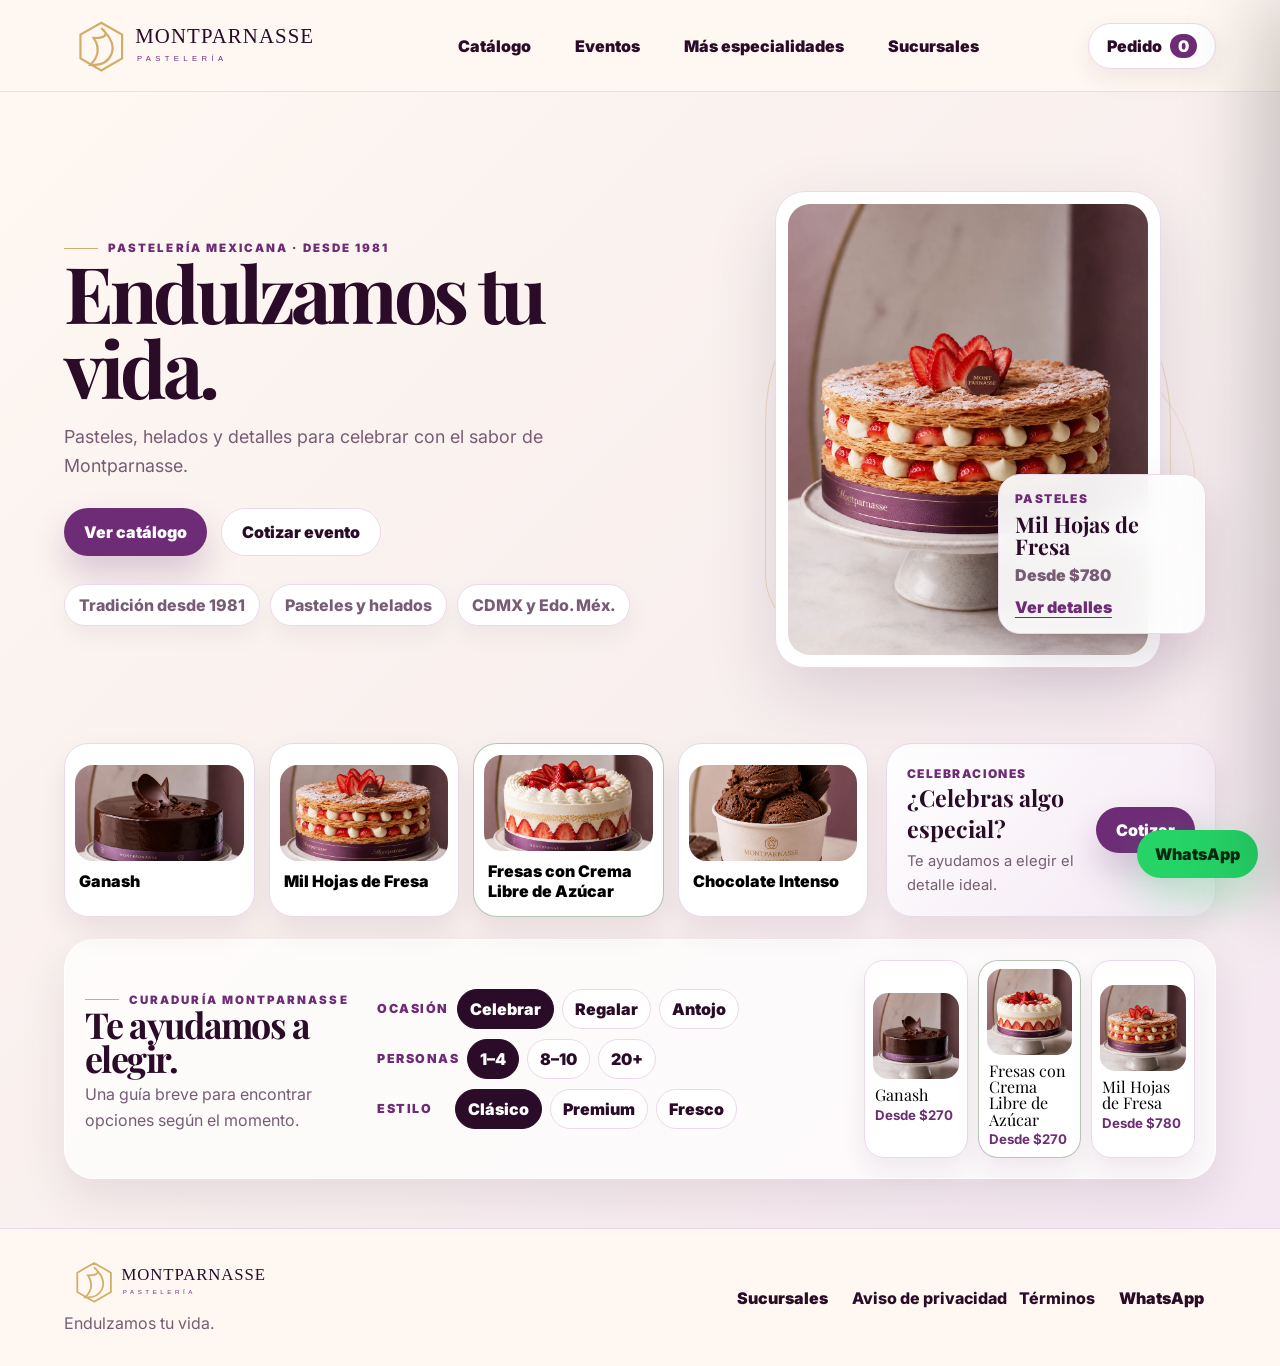
<file: index.html>
<!doctype html>
<html lang="es-MX">
<head>
  <meta charset="utf-8">
  <meta name="viewport" content="width=device-width, initial-scale=1">
  <title>Montparnasse Pastelería | Catálogo, helados y celebraciones</title>
  <meta name="description" content="Montparnasse Pastelería: pasteles, helados, línea libre de azúcar, regalos, sucursales y cotización de eventos por WhatsApp.">
  <meta name="theme-color" content="#6e2c76">
  <link rel="preconnect" href="https://fonts.googleapis.com">
  <link rel="preconnect" href="https://fonts.gstatic.com" crossorigin>
  <link href="https://fonts.googleapis.com/css2?family=Inter:wght@400;500;600;700;800;900&family=Playfair+Display:wght@600;700;800&display=swap" rel="stylesheet">
  <link rel="stylesheet" href="styles.css">
</head>
<body>
  <header class="site-header">
    <button class="brand" type="button" data-view="home" aria-label="Inicio Montparnasse">
      <img src="assets/brand/montparnasse-wordmark.svg" alt="Montparnasse Pastelería">
    </button>
    <nav class="site-nav" id="siteNav" aria-label="Navegación principal">
      <button data-view="catalog" data-category="favoritos">Catálogo</button>
      <button data-view="events">Eventos</button>
      <button data-view="more">Más especialidades</button>
      <button data-view="locations">Sucursales</button>
    </nav>
    <div class="header-actions">
      <button class="cart-button" type="button" data-action="cart">Pedido <span class="cart-count">0</span></button>
      <button class="menu-toggle" id="menuToggle" type="button" aria-label="Abrir menú">☰</button>
    </div>
  </header>

  <main class="app-shell">
    <section class="app-view home-view active" data-view="home">
      <div class="home-grid">
        <div class="hero-copy">
          <span class="eyebrow">Pastelería mexicana · desde 1981</span>
          <h1>Endulzamos tu vida.</h1>
          <p>Pasteles, helados y detalles para celebrar con el sabor de Montparnasse.</p>
          <div class="hero-actions">
            <button class="btn btn-primary" data-view="catalog" data-category="favoritos">Ver catálogo</button>
            <button class="btn btn-secondary" data-view="events">Cotizar evento</button>
          </div>
          <div class="brand-points">
            <span>Tradición desde 1981</span>
            <span>Pasteles y helados</span>
            <span>CDMX y Edo. Méx.</span>
          </div>
        </div>
        <div class="hero-visual" id="heroVisual">
          <div class="gold-arc"></div>
          <div class="hero-orbit hero-orbit-1"></div>
          <div class="hero-products" id="heroProducts"></div>
          <div class="floating-note" id="heroFloatingNote"></div>
        </div>
      </div>
      <div class="home-bottom">
        <div class="home-favorites" id="homeFavorites"></div>
        <div class="mini-atelier-card">
          <div>
            <span>Celebraciones</span>
            <strong>¿Celebras algo especial?</strong>
            <p>Te ayudamos a elegir el detalle ideal.</p>
          </div>
          <button class="btn btn-primary" data-view="events">Cotizar</button>
        </div>
      </div>
      <section class="curation-module" aria-label="Curaduría Montparnasse">
        <div class="curation-copy">
          <span class="eyebrow">Curaduría Montparnasse</span>
          <h2>Te ayudamos a elegir.</h2>
          <p>Una guía breve para encontrar opciones según el momento.</p>
        </div>
        <div class="curation-controls">
          <div class="curation-step" data-curation-group="occasion">
            <span>Ocasión</span>
            <button class="active" data-curation="occasion" data-value="celebrar">Celebrar</button>
            <button data-curation="occasion" data-value="regalar">Regalar</button>
            <button data-curation="occasion" data-value="antojo">Antojo</button>
          </div>
          <div class="curation-step" data-curation-group="people">
            <span>Personas</span>
            <button class="active" data-curation="people" data-value="1-4">1–4</button>
            <button data-curation="people" data-value="8-10">8–10</button>
            <button data-curation="people" data-value="20+">20+</button>
          </div>
          <div class="curation-step" data-curation-group="style">
            <span>Estilo</span>
            <button class="active" data-curation="style" data-value="clasico">Clásico</button>
            <button data-curation="style" data-value="premium">Premium</button>
            <button data-curation="style" data-value="fresco">Fresco</button>
          </div>
        </div>
        <div class="curation-results" id="curationResults"></div>
      </section>
    </section>

    <section class="app-view catalog-view" data-view="catalog">
      <div class="view-head compact-head">
        <div>
          <span class="eyebrow">Catálogo digital</span>
          <h1>Elige por categoría.</h1>
        </div>
        <p>Favoritos al frente y colecciones que cambian en el mismo espacio.</p>
      </div>
      <div class="catalog-shell">
        <div class="category-tabs" id="categoryTabs"></div>
        <div class="catalog-stage" id="catalogStage">
          <div class="catalog-stage-head">
            <div class="catalog-stage-copy" id="catalogStageCopy"></div>
            <div class="carousel-controls">
              <button class="circle-btn" type="button" aria-label="Anterior" onclick="scrollTrack('categoryShowcase',-1)">‹</button>
              <button class="circle-btn" type="button" aria-label="Siguiente" onclick="scrollTrack('categoryShowcase',1)">›</button>
            </div>
          </div>
          <div class="catalog-stage-track">
            <div class="product-track showcase-track" id="categoryShowcase"></div>
          </div>
        </div>
      </div>
    </section>

    <section class="app-view events-view" data-view="events">
      <div class="events-shell">
        <aside class="events-copy">
          <span class="eyebrow">Eventos</span>
          <h1>Celebra con Montparnasse.</h1>
          <p>Cuéntanos la ocasión y te ayudamos a elegir.</p>
          <div class="event-highlights"><span>Cumpleaños</span><span>Regalos</span><span>Mesa dulce</span><span>Reuniones</span></div>
          <div class="atelier-strip">
            <img src="assets/products/fresas-con-crema.webp" alt="Celebración Montparnasse" loading="lazy">
            <div>
              <strong>¿Celebras algo especial?</strong>
              <p>Recibe una recomendación por ocasión y número de personas.</p>
              <button class="text-link" type="button" onclick="openAtelier()">Ver recomendaciones</button>
            </div>
          </div>
        </aside>
        <form class="event-form" id="eventForm">
          <label>Tipo de evento <select name="evento" required><option>Cumpleaños</option><option>Reunión familiar</option><option>Evento empresarial</option><option>Regalo especial</option><option>Otro</option></select></label>
          <label>Fecha <input name="fecha" type="date" required></label>
          <label>Número de personas <input name="personas" type="number" min="1" placeholder="Ej. 40" required></label>
          <label>Producto deseado <input name="producto" placeholder="Ej. pastel + gelatina + galletas" required></label>
          <label>Zona <input name="zona" placeholder="Alcaldía, municipio o zona de entrega" required></label>
          <label>Comentarios <textarea name="comentarios" rows="3" placeholder="Sabor, ocasión o mensaje especial"></textarea></label>
          <button class="btn btn-primary" type="submit">Cotizar por WhatsApp</button>
          <p class="form-success" id="eventSuccess">Listo, se abrió WhatsApp con tu solicitud.</p>
        </form>
      </div>
    </section>

    <section class="app-view more-view" data-view="more">
      <div class="view-head">
        <span class="eyebrow">Más especialidades</span>
        <h1>Otras creaciones para consultar.</h1>
        <p>También puedes preguntar por productos de temporada, tartaletas, gelatinas y detalles especiales.</p>
      </div>
      <div class="more-grid" id="moreSpecialtiesGrid"></div>
    </section>

    <section class="app-view locations-view" data-view="locations">
      <div class="view-head compact-head">
        <div>
          <span class="eyebrow">Sucursales</span>
          <h1>Sucursales Montparnasse</h1>
        </div>
        <p>Encuentra tu punto más cercano en CDMX y Estado de México.</p>
      </div>
      <div class="locations-layout">
        <div class="map-card">
          <div class="custom-map" id="customMap" role="img" aria-label="Mapa visual de sucursales Montparnasse en CDMX y Estado de México">
            <div class="map-glow map-glow-a"></div>
            <div class="map-glow map-glow-b"></div>
            <svg class="map-lines" viewBox="0 0 1000 760" aria-hidden="true">
              <path d="M46 590 C180 510 235 430 330 452 C430 475 465 326 590 326 C722 326 780 242 940 192" />
              <path d="M95 245 C270 274 355 178 492 222 C594 255 680 170 840 112" />
              <path d="M170 690 C250 575 310 535 430 552 C548 568 628 500 745 523 C835 540 890 482 963 435" />
              <path d="M210 96 C250 236 240 366 315 485 C390 605 486 652 614 698" />
              <path d="M510 78 C550 200 520 302 588 410 C650 510 700 590 720 705" />
              <path d="M738 84 C705 188 722 288 770 390 C825 505 850 585 850 708" />
              <circle cx="475" cy="390" r="150" />
              <circle cx="475" cy="390" r="260" />
            </svg>
            <div class="map-pins" id="mapPins"></div>
          </div>
        </div>
        <div class="locations-grid" id="locationsGrid"></div>
      </div>
    </section>
  </main>

  <footer class="footer">
    <div><img src="assets/brand/montparnasse-wordmark.svg" alt="Montparnasse Pastelería"><p>Endulzamos tu vida.</p></div>
    <nav><button data-view="locations">Sucursales</button><a href="aviso-privacidad.html">Aviso de privacidad</a><a href="terminos.html">Términos</a><button onclick="openWhatsApp('Hola, quiero información de Montparnasse Pastelería.')">WhatsApp</button></nav>
  </footer>

  <dialog class="product-modal" id="productModal"><button class="modal-close" onclick="closeProduct()" aria-label="Cerrar">×</button><div id="modalBody"></div></dialog>
  <dialog class="product-modal atelier-modal" id="atelierModal">
    <button class="modal-close" onclick="closeAtelier()" aria-label="Cerrar">×</button>
    <div class="modal-grid">
      <div class="modal-image"><img src="assets/products/fresas-con-crema.webp" alt="Cotizar celebración Montparnasse"></div>
      <div class="modal-copy">
        <span class="eyebrow">Cotiza tu celebración</span>
        <h2>Cuéntanos qué quieres celebrar.</h2>
        <p>Armamos una recomendación según fecha, personas y zona.</p>
        <form class="event-form modal-form" id="atelierForm">
          <label>Tipo de celebración <select name="evento" required><option>Cumpleaños</option><option>Regalo especial</option><option>Reunión familiar</option><option>Evento empresarial</option><option>Otro</option></select></label>
          <label>Fecha <input name="fecha" type="date" required></label>
          <label>Número de personas <input name="personas" type="number" min="1" placeholder="Ej. 12" required></label>
          <label>Producto deseado <input name="producto" placeholder="Pastel, helado, gelatina o detalle" required></label>
          <label>Zona <input name="zona" placeholder="CDMX, Edo. Méx. o sucursal" required></label>
          <label>Comentarios <textarea name="comentarios" rows="3" placeholder="Sabor, dedicatoria o preferencia"></textarea></label>
          <button class="btn btn-primary" type="submit">Cotizar por WhatsApp</button>
        </form>
      </div>
    </div>
  </dialog>
  <div class="backdrop" id="backdrop"></div>
  <aside class="cart-drawer" id="cartDrawer">
    <div class="cart-head"><div><span>Tu selección</span><h2>Pedido Montparnasse</h2></div><button id="closeCart" aria-label="Cerrar carrito">×</button></div>
    <div class="cart-items" id="cartItems"></div>
    <div class="cart-summary"><div><span>Total estimado</span><strong id="cartTotal">$0</strong></div><p>El equipo confirmará disponibilidad, total final y forma de pago.</p><button class="btn btn-primary" id="whatsappCheckout">Finalizar por WhatsApp</button></div>
  </aside>
  <button class="floating-whatsapp" onclick="openWhatsApp('Hola, quiero hacer un pedido en Montparnasse Pastelería.')">WhatsApp</button>
  <script src="script.js"></script>
</body>
</html>
</file>
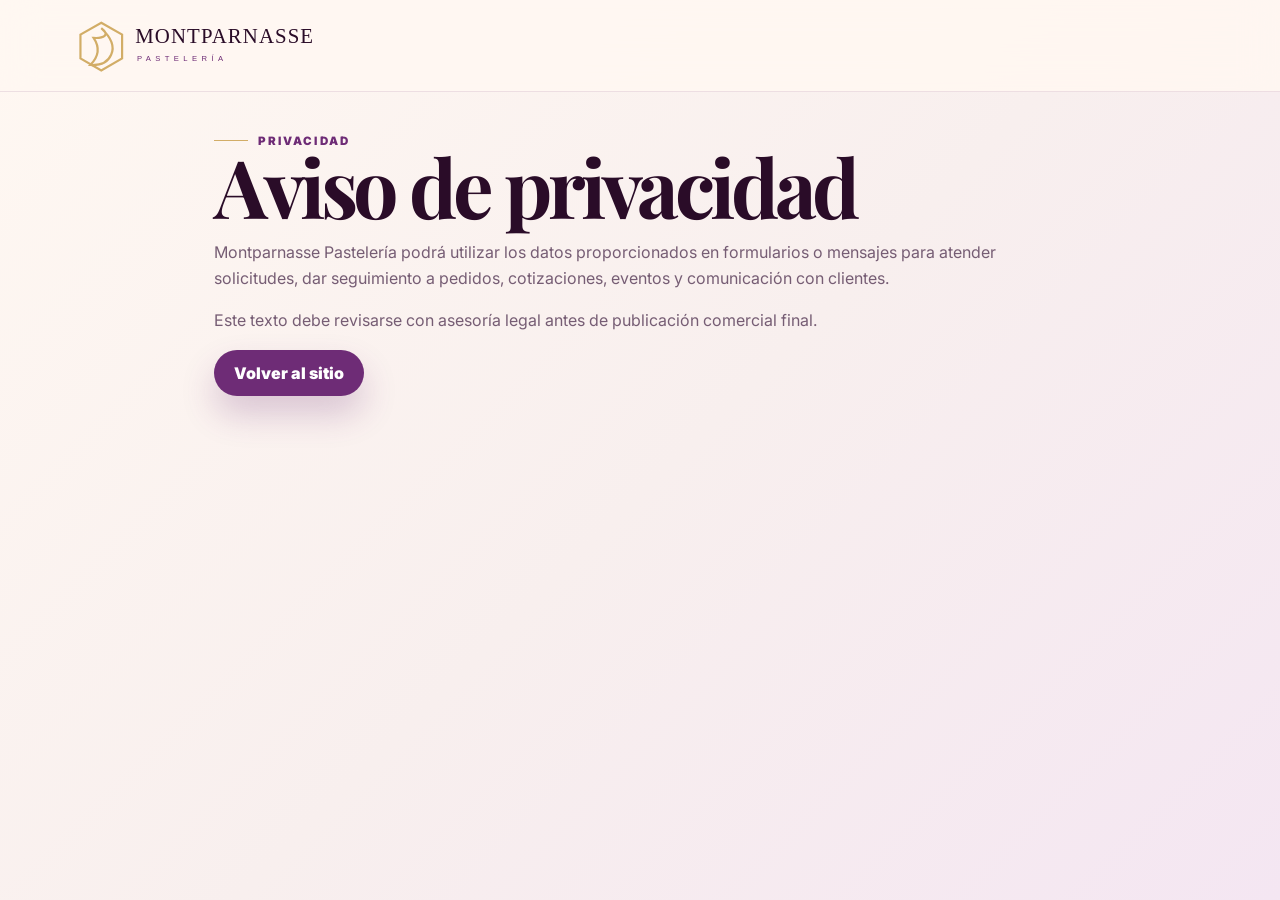
<file: aviso-privacidad.html>
<!doctype html><html lang="es-MX"><head><meta charset="utf-8"><meta name="viewport" content="width=device-width, initial-scale=1"><link rel="preconnect" href="https://fonts.googleapis.com"><link rel="preconnect" href="https://fonts.gstatic.com" crossorigin><link href="https://fonts.googleapis.com/css2?family=Inter:wght@400;500;600;700;800;900&family=Playfair+Display:wght@600;700;800&display=swap" rel="stylesheet"><link rel="stylesheet" href="styles.css"><title>Aviso de privacidad | Montparnasse</title></head><body><header class="site-header"><a class="brand" href="index.html"><img src="assets/brand/montparnasse-wordmark.svg" alt="Montparnasse"></a></header><main class="app-view active" style="max-width:980px;margin:auto"><span class="eyebrow">Privacidad</span><h1>Aviso de privacidad</h1><p>Montparnasse Pastelería podrá utilizar los datos proporcionados en formularios o mensajes para atender solicitudes, dar seguimiento a pedidos, cotizaciones, eventos y comunicación con clientes.</p><p>Este texto debe revisarse con asesoría legal antes de publicación comercial final.</p><a class="btn btn-primary" href="index.html">Volver al sitio</a></main></body></html>
</file>
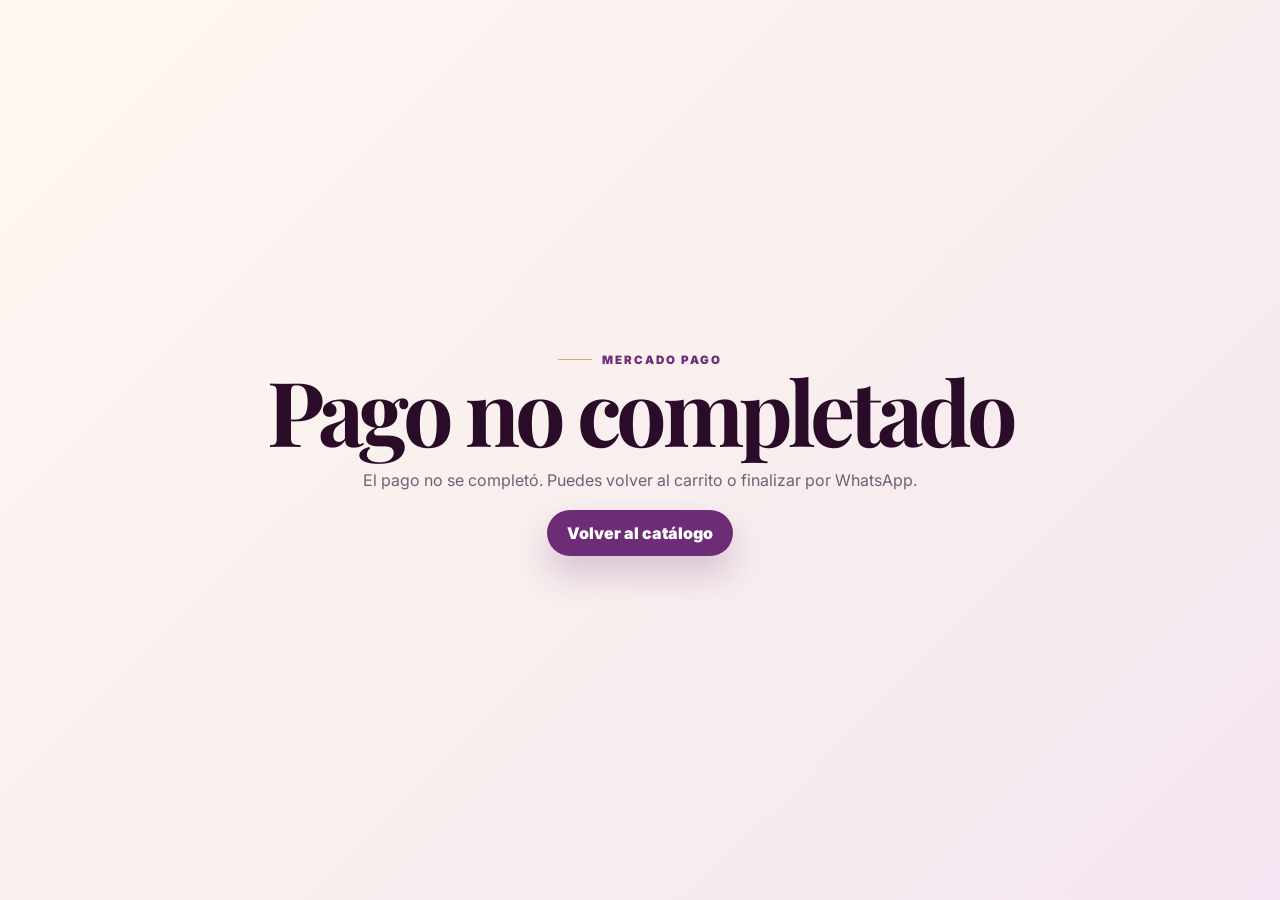
<file: failure.html>
<!doctype html><html lang="es-MX"><head><meta charset="utf-8"><meta name="viewport" content="width=device-width, initial-scale=1"><link rel="preconnect" href="https://fonts.googleapis.com"><link rel="preconnect" href="https://fonts.gstatic.com" crossorigin><link href="https://fonts.googleapis.com/css2?family=Inter:wght@400;500;600;700;800&family=Playfair+Display:wght@600;700;800&display=swap" rel="stylesheet"><link rel="stylesheet" href="styles.css"><title>Pago no completado | Montparnasse</title></head><body><main class="section-pad" style="min-height:100vh;display:grid;place-items:center;text-align:center"><div><span class="eyebrow">Mercado Pago</span><h1 style="font-size:clamp(3rem,7vw,6rem)">Pago no completado</h1><p>El pago no se completó. Puedes volver al carrito o finalizar por WhatsApp.</p><a class="btn btn-primary" href="index.html">Volver al catálogo</a></div></main></body></html>
</file>
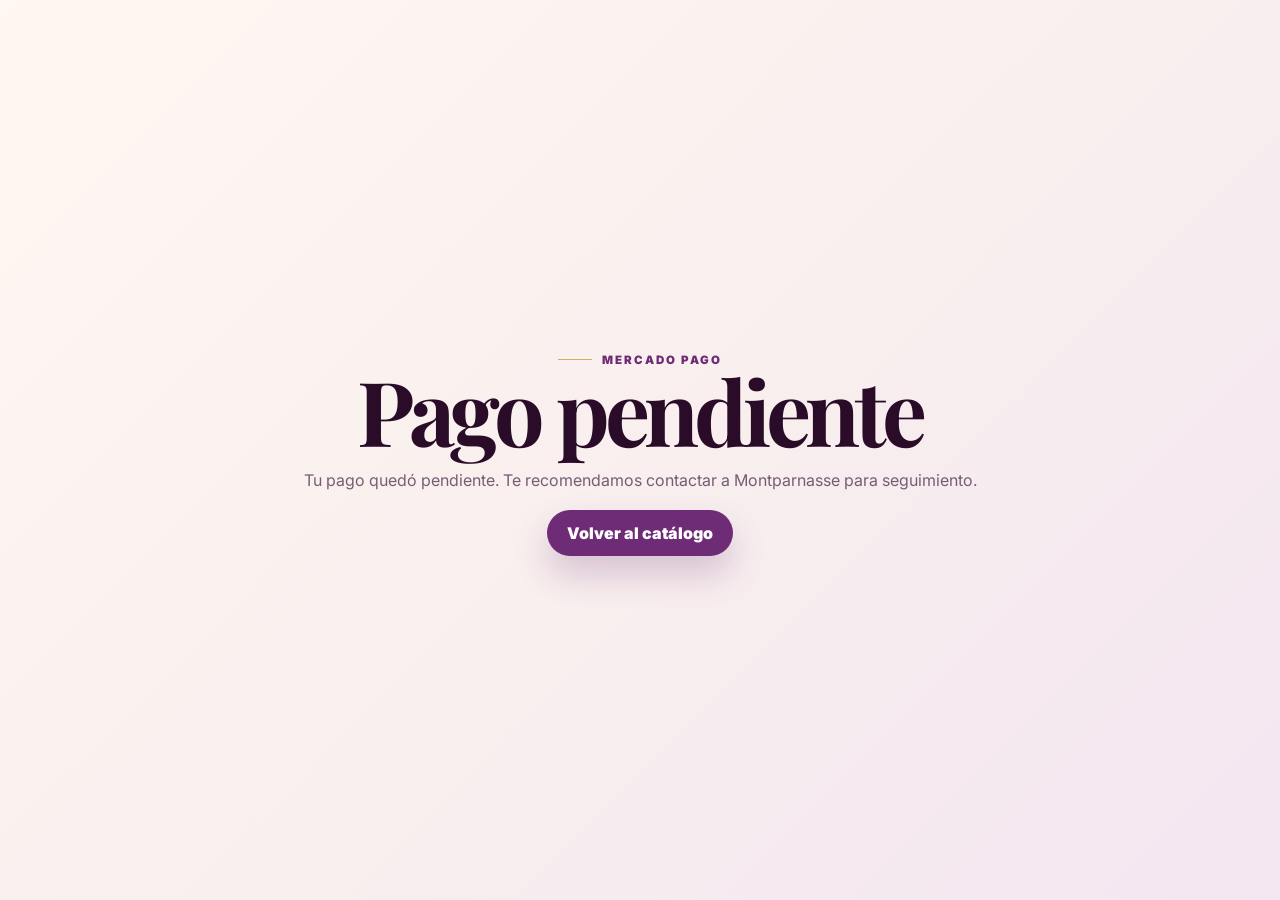
<file: pending.html>
<!doctype html><html lang="es-MX"><head><meta charset="utf-8"><meta name="viewport" content="width=device-width, initial-scale=1"><link rel="preconnect" href="https://fonts.googleapis.com"><link rel="preconnect" href="https://fonts.gstatic.com" crossorigin><link href="https://fonts.googleapis.com/css2?family=Inter:wght@400;500;600;700;800&family=Playfair+Display:wght@600;700;800&display=swap" rel="stylesheet"><link rel="stylesheet" href="styles.css"><title>Pago pendiente | Montparnasse</title></head><body><main class="section-pad" style="min-height:100vh;display:grid;place-items:center;text-align:center"><div><span class="eyebrow">Mercado Pago</span><h1 style="font-size:clamp(3rem,7vw,6rem)">Pago pendiente</h1><p>Tu pago quedó pendiente. Te recomendamos contactar a Montparnasse para seguimiento.</p><a class="btn btn-primary" href="index.html">Volver al catálogo</a></div></main></body></html>
</file>
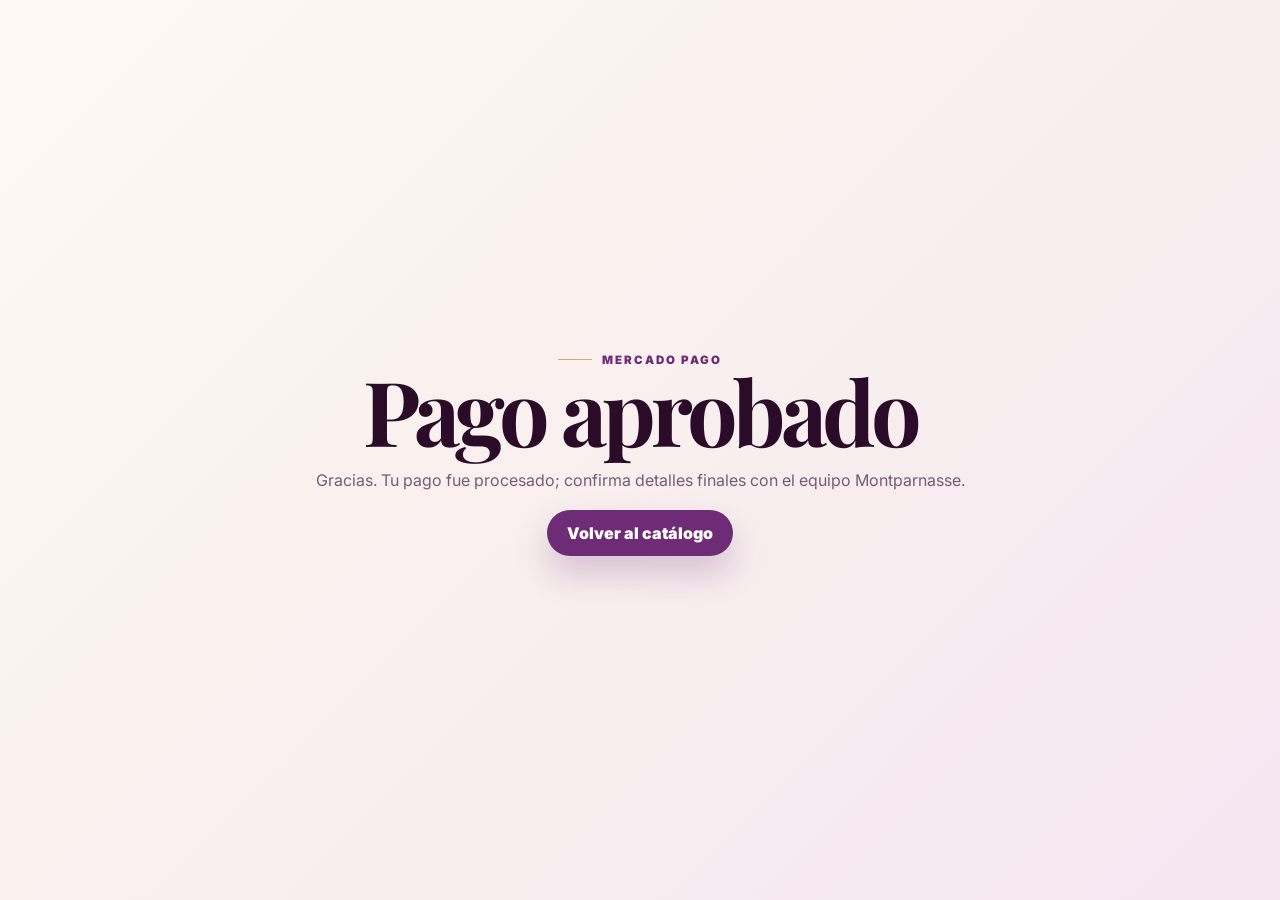
<file: success.html>
<!doctype html><html lang="es-MX"><head><meta charset="utf-8"><meta name="viewport" content="width=device-width, initial-scale=1"><link rel="preconnect" href="https://fonts.googleapis.com"><link rel="preconnect" href="https://fonts.gstatic.com" crossorigin><link href="https://fonts.googleapis.com/css2?family=Inter:wght@400;500;600;700;800&family=Playfair+Display:wght@600;700;800&display=swap" rel="stylesheet"><link rel="stylesheet" href="styles.css"><title>Pago aprobado | Montparnasse</title></head><body><main class="section-pad" style="min-height:100vh;display:grid;place-items:center;text-align:center"><div><span class="eyebrow">Mercado Pago</span><h1 style="font-size:clamp(3rem,7vw,6rem)">Pago aprobado</h1><p>Gracias. Tu pago fue procesado; confirma detalles finales con el equipo Montparnasse.</p><a class="btn btn-primary" href="index.html">Volver al catálogo</a></div></main></body></html>
</file>
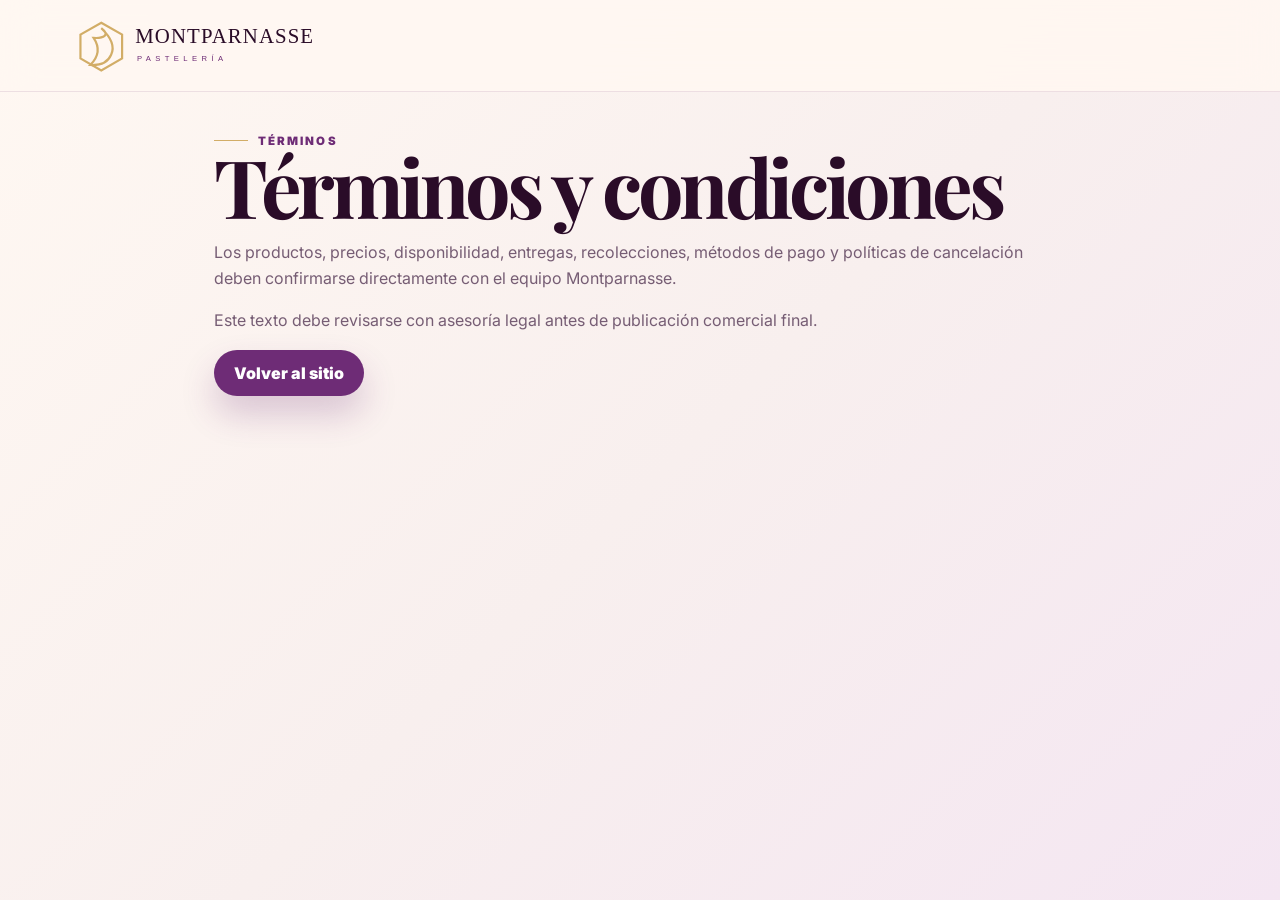
<file: terminos.html>
<!doctype html><html lang="es-MX"><head><meta charset="utf-8"><meta name="viewport" content="width=device-width, initial-scale=1"><link rel="preconnect" href="https://fonts.googleapis.com"><link rel="preconnect" href="https://fonts.gstatic.com" crossorigin><link href="https://fonts.googleapis.com/css2?family=Inter:wght@400;500;600;700;800;900&family=Playfair+Display:wght@600;700;800&display=swap" rel="stylesheet"><link rel="stylesheet" href="styles.css"><title>Términos | Montparnasse</title></head><body><header class="site-header"><a class="brand" href="index.html"><img src="assets/brand/montparnasse-wordmark.svg" alt="Montparnasse"></a></header><main class="app-view active" style="max-width:980px;margin:auto"><span class="eyebrow">Términos</span><h1>Términos y condiciones</h1><p>Los productos, precios, disponibilidad, entregas, recolecciones, métodos de pago y políticas de cancelación deben confirmarse directamente con el equipo Montparnasse.</p><p>Este texto debe revisarse con asesoría legal antes de publicación comercial final.</p><a class="btn btn-primary" href="index.html">Volver al sitio</a></main></body></html>
</file>
<file: styles.css>
:root{--plum:#6e2c76;--plum-dark:#2a0c28;--plum-soft:#8d4b94;--cream:#fff8f2;--cream-2:#f8ede7;--lilac:#ead8ec;--gold:#d2ad67;--text:#2a0c28;--muted:#765d74;--sage:#708b68;--sage-soft:#eff7ed;--line:#ead9ea;--shadow:0 26px 70px rgba(60,22,63,.14);--font-serif:'Playfair Display',Georgia,serif;--font-sans:'Inter',system-ui,-apple-system,Segoe UI,sans-serif}*{box-sizing:border-box}html{scroll-behavior:smooth}body{margin:0;font-family:var(--font-sans);color:var(--text);background:linear-gradient(135deg,#fff8f2 0%,#f8efee 52%,#f4e6f2 100%);overflow-x:hidden}button,input,select,textarea{font:inherit}button{cursor:pointer}img{max-width:100%;display:block}.eyebrow{display:inline-flex;align-items:center;gap:10px;text-transform:uppercase;letter-spacing:.18em;font-size:.72rem;font-weight:900;color:var(--plum)}.eyebrow:before{content:"";width:34px;height:1px;background:var(--gold)}h1,h2,h3{font-family:var(--font-serif);line-height:.95;margin:0;color:var(--plum-dark)}h1{font-size:clamp(3rem,6.3vw,6.1rem);letter-spacing:-.055em}h2{font-size:clamp(2rem,3.7vw,4.1rem);letter-spacing:-.045em}h3{font-size:1.35rem}p{line-height:1.62;color:var(--muted)}.site-header{position:sticky;top:0;z-index:60;display:flex;align-items:center;justify-content:space-between;gap:20px;height:92px;padding:14px clamp(18px,5vw,72px);background:rgba(255,248,242,.88);backdrop-filter:blur(18px);border-bottom:1px solid rgba(110,44,118,.12)}.brand{border:0;background:transparent;padding:0}.brand img{width:min(285px,52vw)}.site-nav{display:flex;gap:8px;align-items:center}.site-nav button,.footer nav button{border:0;background:transparent;color:var(--plum-dark);font-weight:900;padding:10px 12px;border-radius:999px;transition:.2s}.site-nav button:hover,.site-nav button.nav-active{background:#f0e2ef;color:var(--plum)}.header-actions{display:flex;gap:10px;align-items:center}.cart-button{border:1px solid var(--line);background:#fff;border-radius:999px;padding:12px 18px;font-weight:950;color:var(--plum-dark);box-shadow:0 10px 25px rgba(73,22,77,.08)}.cart-count{background:var(--plum);color:#fff;border-radius:999px;padding:2px 8px;margin-left:5px}.menu-toggle{display:none;border:0;background:var(--plum);color:#fff;border-radius:13px;padding:10px 13px}.btn{border:0;border-radius:999px;padding:13px 20px;font-weight:950;display:inline-flex;align-items:center;justify-content:center;gap:8px;transition:.25s ease;text-decoration:none}.btn:hover{transform:translateY(-2px)}.btn-primary{background:var(--plum);color:#fff;box-shadow:0 18px 34px rgba(110,44,118,.23)}.btn-secondary{background:#fff;color:var(--plum-dark);border:1px solid var(--line)}.btn-ghost{background:rgba(255,255,255,.8);color:var(--plum-dark);border:1px solid rgba(110,44,118,.17)}.text-link{border:0;background:transparent;color:var(--plum);font-weight:950;text-decoration:underline;text-underline-offset:4px;padding:0}.app-shell{min-height:calc(100svh - 92px)}.app-view{display:none;min-height:calc(100svh - 92px);padding:clamp(24px,3.8vw,54px) clamp(18px,5vw,72px);animation:viewIn .42s ease both}.app-view.active{display:block}@keyframes viewIn{from{opacity:0;transform:translateY(16px)}to{opacity:1;transform:translateY(0)}}.home-grid{display:grid;grid-template-columns:minmax(420px,.94fr) minmax(420px,.8fr);align-items:center;gap:clamp(30px,5vw,72px);min-height:calc(100svh - 245px)}.hero-copy p{font-size:1.25rem;max-width:590px}.hero-actions{display:flex;gap:14px;flex-wrap:wrap;margin:28px 0}.brand-points{display:flex;flex-wrap:wrap;gap:10px}.brand-points span{background:#fff;border:1px solid var(--line);border-radius:999px;padding:10px 14px;font-weight:800;color:var(--muted);box-shadow:0 10px 25px rgba(42,12,40,.05)}.hero-visual{position:relative;min-height:565px;display:flex;align-items:center;justify-content:center;isolation:isolate}.gold-arc{position:absolute;width:82%;aspect-ratio:1;border:1px solid rgba(210,173,103,.38);border-radius:48% 48% 14% 14%;z-index:0}.hero-orbit{position:absolute;border:1px solid rgba(210,173,103,.22);border-radius:50%;pointer-events:none}.hero-orbit-1{width:60%;height:60%;right:4%;bottom:8%}.hero-products{position:relative;z-index:2;width:min(430px,84%);transition:.38s ease}.hero-stage-card{position:relative;width:100%;background:#fff;border:1px solid var(--line);border-radius:36px;padding:14px;box-shadow:var(--shadow);overflow:hidden}.hero-stage-card.is-sugarfree{border-color:rgba(112,139,104,.4);background:linear-gradient(180deg,#fff,#f5fbf3)}.hero-stage-media{aspect-ratio:4/5;border-radius:28px;overflow:hidden;background:#f6edf2}.hero-stage-media img{width:100%;height:100%;object-fit:cover}.floating-note{position:absolute;right:0;bottom:12%;width:min(300px,44%);background:rgba(255,255,255,.93);backdrop-filter:blur(14px);border:1px solid var(--line);border-radius:24px;padding:18px;box-shadow:0 24px 55px rgba(45,10,42,.14);z-index:3}.floating-note span{display:block;color:var(--plum);font-size:.75rem;text-transform:uppercase;letter-spacing:.12em;font-weight:900}.floating-note strong{display:block;font-family:var(--font-serif);font-size:1.55rem;line-height:1;margin:8px 0}.floating-note em{display:block;font-style:normal;color:var(--muted);font-weight:900;margin-bottom:12px}.hero-visual.is-changing .hero-products,.hero-visual.is-changing .floating-note{opacity:0;transform:translateY(16px)}.home-bottom{display:grid;grid-template-columns:1fr minmax(330px,.36fr);gap:18px;align-items:stretch}.home-favorites{display:grid;grid-template-columns:repeat(4,1fr);gap:14px}.home-fav{border:1px solid var(--line);background:#fff;border-radius:24px;padding:10px;text-align:left;box-shadow:0 14px 30px rgba(45,10,42,.08);overflow:hidden}.home-fav img{width:100%;height:110px;object-fit:cover;border-radius:18px}.home-fav span{display:block;font-weight:950;margin:10px 4px 4px}.home-fav.is-sugarfree{border-color:rgba(112,139,104,.5)}.mini-atelier-card{border:1px solid var(--line);background:linear-gradient(135deg,#fff,#f3e6f2);border-radius:26px;padding:22px;display:flex;justify-content:space-between;gap:16px;align-items:center;box-shadow:0 14px 32px rgba(45,10,42,.08)}.mini-atelier-card span{color:var(--plum);font-weight:900;text-transform:uppercase;letter-spacing:.12em;font-size:.75rem}.mini-atelier-card strong{display:block;font-family:var(--font-serif);font-size:1.45rem}.mini-atelier-card p{margin:.35rem 0 0}.view-head{max-width:1020px;margin:0 auto 24px;text-align:center}.view-head.compact-head{display:flex;align-items:end;justify-content:space-between;gap:28px;text-align:left;max-width:1400px}.view-head p{font-size:1.1rem;margin:.6rem 0 0}.catalog-view{padding-top:28px}.catalog-shell{max-width:1480px;margin:0 auto;background:rgba(255,255,255,.62);border:1px solid rgba(255,255,255,.72);border-radius:34px;padding:24px;box-shadow:0 28px 70px rgba(45,10,42,.1)}.category-tabs{position:sticky;top:104px;z-index:3;display:flex;justify-content:center;gap:10px;flex-wrap:wrap;background:rgba(255,255,255,.82);backdrop-filter:blur(12px);border-radius:26px;padding:10px;margin-bottom:18px;box-shadow:0 12px 30px rgba(45,10,42,.06)}.category-tab{border:1px solid var(--line);background:#fff;color:var(--plum-dark);border-radius:999px;padding:12px 16px;font-weight:950;transition:.25s}.category-tab.active{background:var(--plum-dark);color:#fff;border-color:var(--plum-dark)}.catalog-stage{background:#fff;border:1px solid var(--line);border-radius:30px;padding:24px;min-height:calc(100svh - 275px);transition:.32s}.catalog-stage.is-changing{opacity:.2;transform:translateY(10px)}.catalog-stage-head{display:flex;justify-content:space-between;gap:22px;align-items:end;margin-bottom:16px}.catalog-stage-copy h1{font-size:clamp(2.6rem,4.4vw,4.6rem)}.catalog-stage-copy p{margin:.45rem 0 0}.carousel-controls{display:flex;gap:10px}.circle-btn{width:48px;height:48px;border-radius:50%;border:1px solid var(--line);background:#fff;color:var(--plum);font-size:2rem;font-weight:900;box-shadow:0 14px 28px rgba(45,10,42,.08)}.product-track{display:grid;grid-auto-flow:column;grid-auto-columns:minmax(245px,280px);gap:18px;overflow-x:auto;scroll-snap-type:x proximity;padding:4px 4px 12px;scrollbar-color:rgba(42,12,40,.34) transparent}.product-card{scroll-snap-align:start;background:#fff;border:1px solid var(--line);border-radius:26px;overflow:hidden;box-shadow:0 18px 45px rgba(45,10,42,.09);display:flex;flex-direction:column;min-height:470px}.product-card.is-sugarfree{border-color:rgba(112,139,104,.62);box-shadow:0 18px 45px rgba(112,139,104,.14)}.product-image-wrap{position:relative;aspect-ratio:4/3;overflow:hidden;background:#f6edf2}.product-image-wrap img{width:100%;height:100%;object-fit:cover}.product-badge{position:absolute;left:14px;top:14px;background:#fff;color:var(--plum);border-radius:999px;padding:8px 12px;font-size:.78rem;font-weight:950;box-shadow:0 10px 22px rgba(0,0,0,.1)}.is-sugarfree .product-badge{color:var(--sage)}.product-info{padding:17px 17px 18px;display:grid;gap:15px;flex:1}.product-info h3{font-size:1.45rem;line-height:1.02}.product-price{display:block;margin-top:8px;color:var(--plum);font-weight:950;font-size:1.05rem}.product-actions{display:grid;grid-template-columns:1fr 1fr;gap:10px;align-self:end}.product-actions .btn{padding:12px 13px}.specialty-track{grid-auto-columns:minmax(300px,360px)}.events-shell{display:grid;grid-template-columns:.86fr 1fr;gap:28px;align-items:stretch;max-width:1440px;margin:0 auto;min-height:calc(100svh - 150px)}.events-copy{position:relative;border-radius:34px;background:radial-gradient(circle at 88% 0%,rgba(210,173,103,.16),transparent 35%),linear-gradient(135deg,var(--plum-dark),#461544);color:#fff;padding:clamp(30px,4vw,56px);overflow:hidden;box-shadow:var(--shadow)}.events-copy:after{content:"";position:absolute;right:-80px;top:-120px;width:300px;height:300px;border:1px solid rgba(210,173,103,.34);border-radius:50%}.events-copy h1{color:#fff;font-size:clamp(3rem,5.2vw,5.6rem)}.events-copy p{color:#fff;font-size:1.05rem;max-width:650px}.event-highlights{display:flex;flex-wrap:wrap;gap:10px;margin:24px 0}.event-highlights span{background:rgba(255,255,255,.14);border:1px solid rgba(255,255,255,.22);color:#fff;border-radius:999px;padding:10px 14px;font-weight:900}.atelier-strip{margin-top:auto;display:grid;grid-template-columns:120px 1fr;gap:16px;background:rgba(255,255,255,.1);border:1px solid rgba(255,255,255,.2);border-radius:24px;padding:12px;align-items:center}.atelier-strip img{height:110px;width:120px;object-fit:cover;border-radius:18px}.atelier-strip strong{display:block;font-family:var(--font-serif);font-size:1.35rem}.atelier-strip p{font-size:.92rem;margin:.3rem 0 .5rem}.event-form{background:#fff;border:1px solid var(--line);border-radius:34px;padding:28px;box-shadow:var(--shadow);display:grid;grid-template-columns:1fr 1fr;gap:16px;align-content:center}.event-form label{font-weight:900;color:var(--plum-dark);display:grid;gap:8px}.event-form input,.event-form select,.event-form textarea{width:100%;border:1px solid var(--line);border-radius:18px;padding:14px 16px;background:#fff;color:var(--plum-dark);font-weight:700}.event-form textarea,.event-form button,.event-form .form-success{grid-column:1/-1}.form-success{display:none;color:var(--sage);font-weight:900;margin:0}.form-success.show{display:block}.more-grid{max-width:1340px;margin:0 auto;display:grid;grid-template-columns:repeat(2,1fr);gap:20px}.more-category{background:#fff;border:1px solid var(--line);border-radius:30px;padding:20px;box-shadow:0 18px 45px rgba(45,10,42,.08)}.more-category-head span,.specialty-mini-card span{font-weight:950;color:var(--plum);font-size:.78rem;letter-spacing:.1em;text-transform:uppercase}.more-category-head h2{font-size:2.1rem;margin-top:5px}.more-category-list{display:grid;gap:12px;margin-top:16px}.specialty-mini-card{display:grid;grid-template-columns:72px 1fr auto;gap:14px;align-items:center;border:1px solid var(--line);background:#fffdfb;border-radius:22px;padding:12px}.specialty-mini-art{width:72px;aspect-ratio:1;border-radius:16px;background:#f6edf2;overflow:hidden}.specialty-mini-art img{width:100%;height:100%;object-fit:cover}.specialty-mini-card h3{font-size:1.1rem;margin:.2rem 0}.specialty-mini-card p{margin:0;font-size:.9rem}.locations-layout{max-width:1440px;margin:0 auto;display:grid;grid-template-columns:minmax(460px,.9fr) 1fr;gap:22px;min-height:calc(100svh - 260px)}.map-card{background:#fff;border:1px solid var(--line);border-radius:34px;overflow:hidden;box-shadow:var(--shadow);min-height:560px}.map-card iframe{width:100%;height:100%;border:0}.locations-grid{display:grid;grid-template-columns:repeat(2,1fr);gap:14px;overflow:auto;max-height:calc(100svh - 260px);padding-right:6px}.location-card{background:#fff;border:1px solid var(--line);border-radius:24px;padding:18px;box-shadow:0 14px 32px rgba(45,10,42,.07)}.location-card span{color:var(--plum);font-weight:950;font-size:.8rem}.location-card h3{font-size:1.35rem;margin:.3rem 0}.location-card p{font-size:.88rem;margin:0 0 14px}.location-actions{display:flex;gap:8px;flex-wrap:wrap}.footer{display:flex;justify-content:space-between;gap:22px;padding:24px clamp(18px,5vw,72px);border-top:1px solid var(--line);background:#fff8f2}.footer img{width:230px}.footer p{margin:.2rem 0}.footer nav{display:flex;align-items:center;gap:12px;flex-wrap:wrap}.footer a{color:var(--plum-dark);font-weight:800;text-decoration:none}.product-modal{border:0;border-radius:34px;max-width:1040px;width:min(1040px,94vw);padding:0;box-shadow:0 40px 120px rgba(0,0,0,.28);background:#fff}.product-modal::backdrop{background:rgba(42,12,40,.55);backdrop-filter:blur(8px)}.modal-close{position:absolute;right:16px;top:16px;z-index:2;border:0;background:#fff;border-radius:50%;width:42px;height:42px;font-size:1.5rem;color:var(--plum-dark);box-shadow:0 12px 24px rgba(0,0,0,.12)}.modal-grid{display:grid;grid-template-columns:minmax(300px,.9fr) 1fr}.modal-image{position:relative;min-height:560px;background:#f6edf2;overflow:hidden}.modal-image img{width:100%;height:100%;object-fit:cover}.modal-copy{padding:54px 42px}.detail-list{display:grid;grid-template-columns:1fr 1fr;gap:12px;margin:24px 0}.detail-list div{background:#fff8f2;border:1px solid var(--line);border-radius:18px;padding:14px}.detail-list strong,.detail-list span{display:block}.detail-list span{color:var(--muted);margin-top:5px}.modal-qty{display:grid;gap:8px;font-weight:900;margin-bottom:18px}.modal-qty input{max-width:140px;border:1px solid var(--line);border-radius:16px;padding:12px}.modal-actions{display:flex;flex-wrap:wrap;gap:12px}.modal-form{box-shadow:none;border:0;padding:0;margin-top:16px;grid-template-columns:1fr}.backdrop{position:fixed;inset:0;background:rgba(42,12,40,.36);z-index:80;display:none}.backdrop.show{display:block}.cart-drawer{position:fixed;right:0;top:0;height:100vh;width:min(460px,92vw);background:#fff;z-index:90;transform:translateX(100%);transition:.32s ease;box-shadow:-25px 0 70px rgba(0,0,0,.18);display:flex;flex-direction:column}.cart-drawer.open{transform:translateX(0)}.cart-head{display:flex;justify-content:space-between;align-items:center;padding:24px;border-bottom:1px solid var(--line)}.cart-head span{color:var(--plum);font-weight:900}.cart-head h2{font-size:2rem}.cart-head button{border:0;background:#f5edf5;border-radius:50%;width:40px;height:40px;font-size:1.5rem}.cart-items{padding:18px;overflow:auto;flex:1}.cart-line{display:grid;grid-template-columns:74px 1fr auto;gap:14px;align-items:center;padding:12px;border:1px solid var(--line);border-radius:20px;margin-bottom:12px}.cart-line img{width:74px;aspect-ratio:1;border-radius:14px;object-fit:cover}.cart-line h4{margin:0;font-family:var(--font-serif)}.cart-line p{margin:3px 0;font-size:.85rem}.qty{display:flex;align-items:center;gap:8px}.qty button{border:1px solid var(--line);background:#fff;border-radius:50%;width:26px;height:26px;font-weight:900}.cart-summary{border-top:1px solid var(--line);padding:22px;display:grid;gap:12px}.cart-summary>div{display:flex;justify-content:space-between;align-items:end}.cart-summary strong{font-family:var(--font-serif);font-size:2rem;color:var(--plum-dark)}.cart-summary p{margin:0;font-size:.9rem}.empty-cart{text-align:center;padding:50px 20px}.floating-whatsapp{position:fixed;right:22px;bottom:22px;z-index:45;border:0;background:#25d366;color:#072914;font-weight:950;border-radius:999px;padding:14px 18px;box-shadow:0 18px 45px rgba(37,211,102,.3)}
@media(max-width:1180px){.home-grid,.events-shell,.locations-layout{grid-template-columns:1fr}.home-grid{min-height:auto}.home-bottom{grid-template-columns:1fr}.hero-visual{min-height:520px}.locations-grid{max-height:none}.map-card{min-height:420px}.view-head.compact-head{display:block;text-align:center}.events-shell{min-height:auto}.more-grid{grid-template-columns:1fr}}
@media(max-width:760px){.site-header{height:auto;min-height:78px;padding:12px 16px}.brand img{width:225px}.site-nav{position:absolute;right:16px;left:16px;top:78px;display:none;flex-direction:column;align-items:stretch;background:#fff;border:1px solid var(--line);border-radius:24px;padding:14px;box-shadow:var(--shadow)}.site-nav.open{display:flex}.menu-toggle{display:block}.app-shell{min-height:calc(100svh - 78px)}.app-view{padding:28px 16px;min-height:calc(100svh - 78px)}h1{font-size:3.2rem}.home-grid{gap:20px}.hero-copy p{font-size:1.05rem}.hero-visual{min-height:450px}.hero-products{width:min(340px,88%)}.floating-note{position:relative;right:auto;bottom:auto;width:100%;margin-top:16px}.home-favorites{grid-template-columns:repeat(2,1fr)}.category-tabs{position:relative;top:auto;overflow-x:auto;flex-wrap:nowrap;justify-content:flex-start}.catalog-shell,.catalog-stage{padding:16px;border-radius:26px}.catalog-stage{min-height:auto}.catalog-stage-head{align-items:flex-start;flex-direction:column}.product-track{grid-auto-columns:minmax(240px,82vw)}.product-card{min-height:450px}.events-copy{padding:28px}.event-form{grid-template-columns:1fr;padding:20px}.atelier-strip{grid-template-columns:88px 1fr}.atelier-strip img{height:88px;width:88px}.locations-grid{grid-template-columns:1fr}.modal-grid{grid-template-columns:1fr}.modal-image{min-height:420px}.modal-copy{padding:34px 22px}.detail-list{grid-template-columns:1fr}.footer{flex-direction:column;align-items:flex-start}.floating-whatsapp{right:16px;bottom:16px}.specialty-mini-card{grid-template-columns:60px 1fr}.specialty-mini-card .btn{grid-column:1/-1}.view-head{text-align:left}.view-head.compact-head{text-align:left}}

/* v8 refinements — curated app experience */
.site-nav{gap:12px}.site-nav button{padding:11px 16px}.app-view{padding-top:clamp(18px,2.6vw,38px)}
.home-grid{min-height:calc(100svh - 292px);grid-template-columns:minmax(410px,.86fr) minmax(410px,.72fr)}.hero-copy h1{font-size:clamp(3.4rem,6.1vw,6.8rem)}.hero-copy p{font-size:1.12rem}.hero-visual{min-height:500px}.hero-products{width:min(390px,78%)}.hero-stage-card{border-radius:30px;padding:12px}.hero-stage-media{border-radius:22px}.floating-note{right:2%;bottom:9%;width:min(270px,42%);padding:16px;border-radius:22px}.floating-note strong{font-size:1.35rem}.home-bottom{margin-top:10px}.home-fav img{height:96px}.mini-atelier-card{padding:18px 20px}.mini-atelier-card p{font-size:.92rem}
.curation-module{margin:22px 0 0;background:rgba(255,255,255,.72);border:1px solid rgba(255,255,255,.82);border-radius:30px;padding:20px;box-shadow:0 18px 48px rgba(45,10,42,.09);display:grid;grid-template-columns:.7fr 1.2fr .85fr;gap:20px;align-items:center}.curation-copy h2{font-size:clamp(1.85rem,2.8vw,3.1rem)}.curation-copy p{margin:.45rem 0 0}.curation-controls{display:grid;gap:10px}.curation-step{display:flex;align-items:center;gap:8px;flex-wrap:wrap}.curation-step span{min-width:70px;color:var(--plum);font-weight:950;font-size:.78rem;text-transform:uppercase;letter-spacing:.12em}.curation-step button{border:1px solid var(--line);background:#fff;color:var(--plum-dark);border-radius:999px;padding:9px 12px;font-weight:900;transition:.22s}.curation-step button.active{background:var(--plum-dark);border-color:var(--plum-dark);color:#fff}.curation-results{display:grid;grid-template-columns:repeat(3,1fr);gap:10px}.curation-product{border:1px solid var(--line);background:#fff;border-radius:20px;padding:8px;text-align:left;box-shadow:0 12px 26px rgba(45,10,42,.07);transition:.22s}.curation-product:hover{transform:translateY(-3px)}.curation-product img{width:100%;height:86px;border-radius:15px;object-fit:cover}.curation-product span{display:block;font-family:var(--font-serif);font-size:1rem;line-height:1.03;margin:8px 2px 3px}.curation-product strong{display:block;color:var(--plum);font-size:.83rem;margin:0 2px 2px}.curation-product.is-sugarfree{border-color:rgba(112,139,104,.48)}
.catalog-view{padding-top:18px}.catalog-view .view-head{margin-bottom:14px}.catalog-view .view-head h1{font-size:clamp(2.9rem,5vw,5.2rem)}.catalog-view .view-head p{font-size:1.02rem}.catalog-shell{padding:18px;border-radius:30px;max-width:1520px}.category-tabs{position:relative;top:auto;justify-content:flex-start;flex-wrap:nowrap;overflow-x:auto;margin-bottom:14px;padding:10px 12px;border-radius:24px;scrollbar-width:none}.category-tabs::-webkit-scrollbar{display:none}.category-tab{white-space:nowrap;padding:10px 15px}.catalog-stage{min-height:0;padding:18px 20px 20px;border-radius:26px}.catalog-stage-head{margin-bottom:12px}.catalog-stage-copy h1{font-size:clamp(2rem,3.35vw,3.9rem)}.catalog-stage-copy p{font-size:.98rem}.circle-btn{width:44px;height:44px;font-size:1.75rem}.product-track{grid-auto-columns:minmax(225px,252px);gap:16px;padding:4px 2px 8px}.product-card{min-height:0;border-radius:24px}.product-image-wrap{aspect-ratio:4/3.05}.product-badge{left:12px;top:12px;padding:7px 11px;font-size:.74rem}.product-info{padding:14px 15px 15px;display:flex;flex-direction:column;gap:10px;flex:0}.product-info h3{font-size:1.32rem;line-height:1.03}.product-price{margin-top:6px;font-size:1rem}.product-actions{display:grid;grid-template-columns:1fr 1fr;gap:9px;align-self:auto;margin-top:0}.product-actions .btn{padding:10px 10px;font-size:.88rem;min-height:40px}.specialty-track{grid-auto-columns:minmax(275px,320px)}.specialty-mini-card{padding:13px;border-radius:20px}.specialty-mini-content p{font-size:.86rem}.specialty-mini-card .btn{padding:10px 12px;font-size:.86rem}
.events-shell{grid-template-columns:.78fr 1fr;gap:22px;min-height:calc(100svh - 144px)}.events-copy{padding:clamp(26px,3.2vw,44px);border-radius:30px}.events-copy h1{font-size:clamp(2.8rem,4.7vw,5rem)}.events-copy p{font-size:1rem;max-width:540px}.event-highlights{margin-top:20px}.event-highlights span{font-size:.88rem;padding:9px 12px}.atelier-strip{margin-top:24px;padding:12px;border-radius:22px;grid-template-columns:92px 1fr}.atelier-strip img{height:92px}.event-form{padding:22px;border-radius:30px;gap:13px;align-content:start}.event-form label{font-size:.92rem}.event-form input,.event-form select,.event-form textarea{padding:12px 14px;border-radius:16px}.event-form textarea{min-height:96px}.event-form .btn{min-height:46px}
.locations-view{padding-top:18px}.locations-view .view-head{margin-bottom:16px}.locations-view .view-head h1{font-size:clamp(3rem,5.1vw,5.5rem)}.locations-layout{max-width:1500px;grid-template-columns:minmax(560px,.9fr) minmax(560px,1fr);gap:20px;min-height:auto}.map-card{position:relative;min-height:520px;border-radius:30px;overflow:hidden;background:linear-gradient(135deg,#fff7f1,#f5e7f3 55%,#efe4ee);border:1px solid rgba(110,44,118,.15);box-shadow:var(--shadow)}.custom-map{position:relative;width:100%;height:100%;min-height:520px;overflow:hidden}.custom-map:before{content:"";position:absolute;inset:22px;border:1px solid rgba(210,173,103,.26);border-radius:30px}.map-lines{position:absolute;inset:0;width:100%;height:100%;opacity:.65}.map-lines path,.map-lines circle{fill:none;stroke:rgba(110,44,118,.20);stroke-width:4;stroke-linecap:round}.map-lines circle{stroke:rgba(210,173,103,.20);stroke-width:2}.map-glow{position:absolute;border-radius:50%;filter:blur(30px);opacity:.7}.map-glow-a{width:320px;height:320px;left:-80px;top:-80px;background:rgba(210,173,103,.22)}.map-glow-b{width:380px;height:380px;right:-120px;bottom:-90px;background:rgba(110,44,118,.18)}.map-pins{position:absolute;inset:0}.map-pin{position:absolute;transform:translate(-50%,-92%);border:0;background:transparent;padding:0;width:54px;height:84px;filter:drop-shadow(0 12px 15px rgba(42,12,40,.26));transition:.22s ease;z-index:3}.map-pin img{width:100%;height:100%;object-fit:contain}.map-pin:hover,.map-pin.active{transform:translate(-50%,-98%) scale(1.16);z-index:5}.locations-grid{grid-template-columns:repeat(2,minmax(0,1fr));gap:12px;max-height:520px;padding:0 6px 0 0}.location-card{padding:15px 16px;border-radius:22px;transition:.22s}.location-card.active,.location-card:hover{border-color:rgba(110,44,118,.24);transform:translateY(-2px);box-shadow:0 18px 38px rgba(45,10,42,.11)}.location-card h3{font-size:1.22rem}.location-card p{font-size:.84rem;line-height:1.45}.location-actions{display:flex;gap:9px;flex-wrap:wrap}.location-actions .btn{padding:10px 13px;font-size:.86rem}
.footer{padding-top:26px;padding-bottom:26px}.footer img{width:230px}
@media(max-width:1180px){.curation-module{grid-template-columns:1fr}.curation-results{grid-template-columns:repeat(3,minmax(0,1fr))}.locations-layout{grid-template-columns:1fr}.locations-grid{max-height:none}.custom-map,.map-card{min-height:420px}.events-shell{grid-template-columns:1fr}.events-shell{min-height:auto}}
@media(max-width:760px){.site-nav button[data-view="catalog"],.site-nav button[data-view="events"],.site-nav button[data-view="more"],.site-nav button[data-view="locations"]{text-align:left}.home-grid{grid-template-columns:1fr}.home-favorites{grid-template-columns:repeat(2,1fr)}.curation-module{padding:16px;border-radius:24px}.curation-results{grid-template-columns:1fr}.curation-step{align-items:flex-start}.curation-step span{width:100%;min-width:0}.catalog-view .view-head h1,.locations-view .view-head h1{font-size:3rem}.product-track{grid-auto-columns:minmax(220px,75vw)}.product-card{border-radius:22px}.product-info h3{font-size:1.28rem}.events-copy{min-height:unset}.locations-grid{grid-template-columns:1fr}.custom-map,.map-card{min-height:370px}.map-pin{width:44px;height:70px}.location-actions .btn{flex:1}.footer nav{display:grid;gap:10px}.floating-whatsapp{padding:13px 16px}}
</file>
